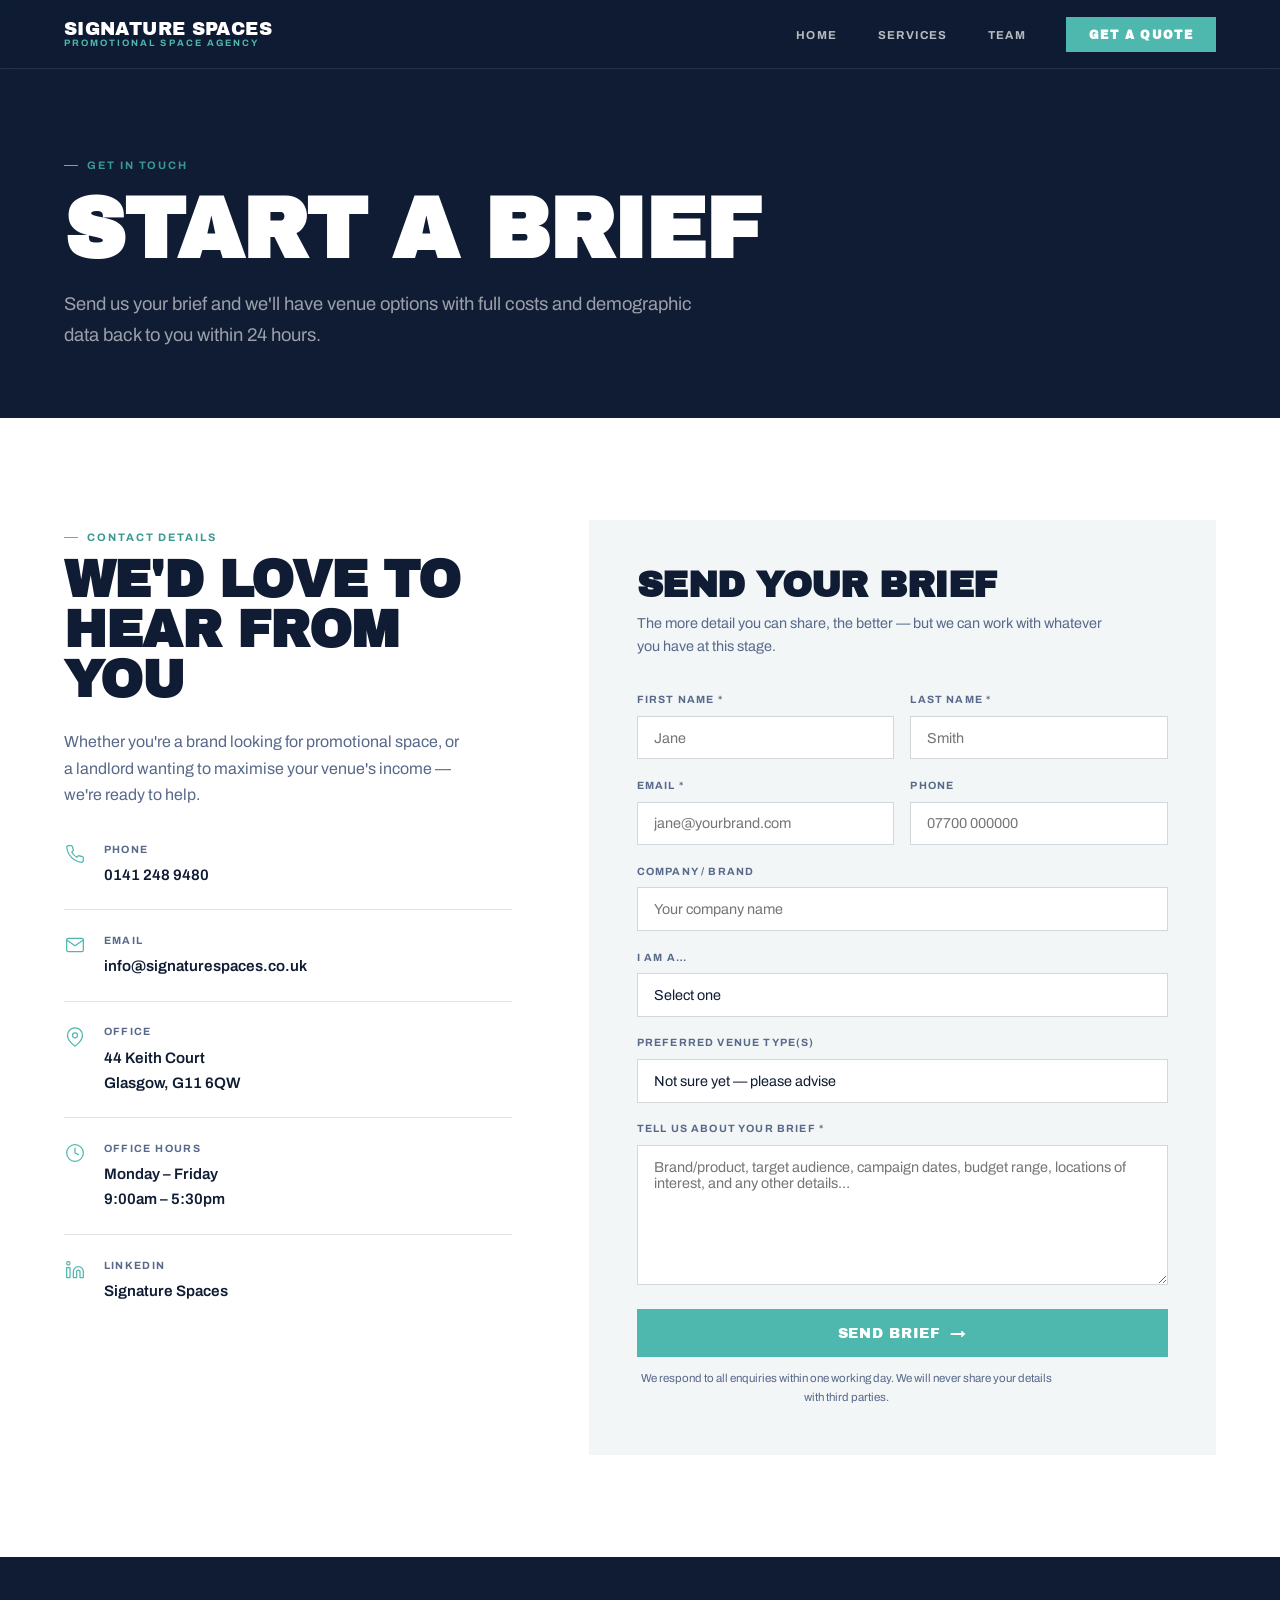
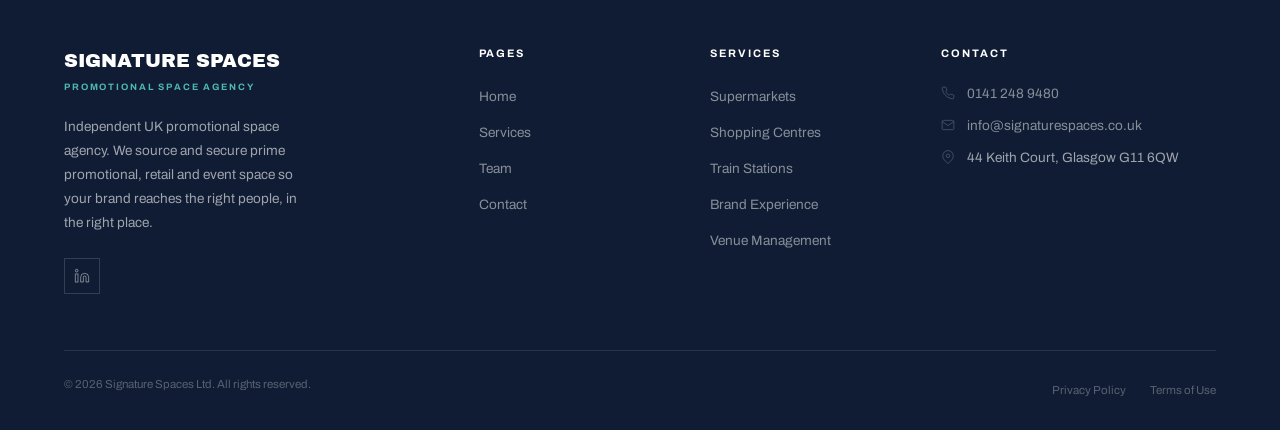
<file: contact.html>
<!DOCTYPE html>
<html lang="en">
<head>
  <meta charset="UTF-8" />
  <meta name="viewport" content="width=device-width, initial-scale=1.0" />
  <title>Contact — Signature Spaces</title>
  <meta name="description" content="Get in touch with Signature Spaces. Send us your brief and we'll have venue options back to you within 24 hours." />
  <link rel="preconnect" href="https://fonts.googleapis.com" />
  <link rel="preconnect" href="https://fonts.gstatic.com" crossorigin />
  <link href="https://fonts.googleapis.com/css2?family=Archivo+Black&family=Archivo:wght@400;500;600&family=Fraunces:ital,wght@1,300;1,400;1,500&display=swap" rel="stylesheet" />
  <link rel="stylesheet" href="assets/style.css" />
</head>
<body>

  <nav class="site-nav" id="site-nav">
    <div class="nav-inner">
      <a href="index.html" class="nav-logo">
        <span class="nav-logo-main">Signature Spaces</span>
        <span class="nav-logo-sub">Promotional Space Agency</span>
      </a>
      <ul class="nav-links">
        <li><a href="index.html">Home</a></li>
        <li><a href="services.html">Services</a></li>
        <li><a href="team.html">Team</a></li>
        <li><a href="contact.html" class="nav-cta-link">Get a Quote</a></li>
      </ul>
      <button class="nav-burger" id="nav-burger" aria-label="Open menu" aria-expanded="false">
        <span></span><span></span><span></span>
      </button>
    </div>
  </nav>
  <div class="nav-drawer" id="nav-drawer">
    <a href="index.html">Home</a>
    <a href="services.html">Services</a>
    <a href="team.html">Team</a>
    <a href="contact.html" class="drawer-cta">Get a Quote &rarr;</a>
  </div>
  <div class="nav-scrim" id="nav-scrim"></div>

  <div class="page-header">
    <div class="container">
      <span class="label">Get in Touch</span>
      <h1>Start a Brief</h1>
      <p>Send us your brief and we'll have venue options with full costs and demographic data back to you within 24 hours.</p>
    </div>
  </div>

  <section class="section">
    <div class="container">
      <div class="contact-grid sr">

        <!-- Details -->
        <div>
          <p class="label" style="margin-bottom:0.5rem">Contact Details</p>
          <h2 style="margin-bottom:1.5rem">We'd Love to Hear from You</h2>
          <p style="color:var(--ink-soft);max-width:44ch">Whether you're a brand looking for promotional space, or a landlord wanting to maximise your venue's income &mdash; we're ready to help.</p>

          <div class="contact-details-block" style="margin-top:2rem">
            <div class="contact-detail-row">
              <div class="detail-icon-box">
                <svg viewBox="0 0 24 24" fill="none" stroke="currentColor" stroke-width="1.5" stroke-linecap="round" stroke-linejoin="round"><path d="M22 16.92v3a2 2 0 01-2.18 2 19.79 19.79 0 01-8.63-3.07 19.5 19.5 0 01-5.99-5.99 19.79 19.79 0 01-3.07-8.67A2 2 0 014.11 2h3a2 2 0 012 1.72c.127.96.361 1.903.7 2.81a2 2 0 01-.45 2.11L8.09 9.91a16 16 0 006 6l1.27-1.27a2 2 0 012.11-.45c.907.339 1.85.573 2.81.7A2 2 0 0122 16.92z"/></svg>
              </div>
              <div>
                <p class="detail-label">Phone</p>
                <p class="detail-value"><a href="tel:01412489480">0141 248 9480</a></p>
              </div>
            </div>
            <div class="contact-detail-row">
              <div class="detail-icon-box">
                <svg viewBox="0 0 24 24" fill="none" stroke="currentColor" stroke-width="1.5" stroke-linecap="round" stroke-linejoin="round"><path d="M4 4h16c1.1 0 2 .9 2 2v12c0 1.1-.9 2-2 2H4c-1.1 0-2-.9-2-2V6c0-1.1.9-2 2-2z"/><polyline points="22,6 12,13 2,6"/></svg>
              </div>
              <div>
                <p class="detail-label">Email</p>
                <p class="detail-value"><a href="mailto:info@signaturespaces.co.uk">info@signaturespaces.co.uk</a></p>
              </div>
            </div>
            <div class="contact-detail-row">
              <div class="detail-icon-box">
                <svg viewBox="0 0 24 24" fill="none" stroke="currentColor" stroke-width="1.5" stroke-linecap="round" stroke-linejoin="round"><path d="M21 10c0 7-9 13-9 13S3 17 3 10a9 9 0 0118 0z"/><circle cx="12" cy="10" r="3"/></svg>
              </div>
              <div>
                <p class="detail-label">Office</p>
                <p class="detail-value">44 Keith Court<br/>Glasgow, G11 6QW</p>
              </div>
            </div>
            <div class="contact-detail-row">
              <div class="detail-icon-box">
                <svg viewBox="0 0 24 24" fill="none" stroke="currentColor" stroke-width="1.5" stroke-linecap="round" stroke-linejoin="round"><circle cx="12" cy="12" r="10"/><polyline points="12 6 12 12 16 14"/></svg>
              </div>
              <div>
                <p class="detail-label">Office Hours</p>
                <p class="detail-value">Monday &ndash; Friday<br/>9:00am &ndash; 5:30pm</p>
              </div>
            </div>
            <div class="contact-detail-row">
              <div class="detail-icon-box">
                <svg viewBox="0 0 24 24" fill="none" stroke="currentColor" stroke-width="1.5" stroke-linecap="round" stroke-linejoin="round"><path d="M16 8a6 6 0 016 6v7h-4v-7a2 2 0 00-2-2 2 2 0 00-2 2v7h-4v-7a6 6 0 016-6z"/><rect x="2" y="9" width="4" height="12"/><circle cx="4" cy="4" r="2"/></svg>
              </div>
              <div>
                <p class="detail-label">LinkedIn</p>
                <p class="detail-value"><a href="https://www.linkedin.com/company/signature-spaces/" target="_blank" rel="noopener">Signature Spaces</a></p>
              </div>
            </div>
          </div>
        </div>

        <!-- Form -->
        <div class="contact-form-wrap sr sr-delay-1">
          <h2 style="font-size:clamp(1.5rem,3vw,2.25rem)">Send Your Brief</h2>
          <p>The more detail you can share, the better &mdash; but we can work with whatever you have at this stage.</p>

          <form id="contact-form" novalidate>
            <div class="form-row">
              <div class="form-group">
                <label for="first-name">First Name *</label>
                <input type="text" id="first-name" name="first_name" required placeholder="Jane" />
              </div>
              <div class="form-group">
                <label for="last-name">Last Name *</label>
                <input type="text" id="last-name" name="last_name" required placeholder="Smith" />
              </div>
            </div>
            <div class="form-row">
              <div class="form-group">
                <label for="email">Email *</label>
                <input type="email" id="email" name="email" required placeholder="jane@yourbrand.com" />
              </div>
              <div class="form-group">
                <label for="phone">Phone</label>
                <input type="tel" id="phone" name="phone" placeholder="07700 000000" />
              </div>
            </div>
            <div class="form-group full">
              <label for="company">Company / Brand</label>
              <input type="text" id="company" name="company" placeholder="Your company name" />
            </div>
            <div class="form-group full">
              <label for="enquiry-type">I am a&hellip;</label>
              <select id="enquiry-type" name="enquiry_type">
                <option value="">Select one</option>
                <option value="brand">Brand seeking promotional space</option>
                <option value="landlord">Landlord / asset manager with space to fill</option>
                <option value="agency">Agency working on behalf of a client</option>
                <option value="other">Other</option>
              </select>
            </div>
            <div class="form-group full">
              <label for="venue-type">Preferred Venue Type(s)</label>
              <select id="venue-type" name="venue_type">
                <option value="">Not sure yet &mdash; please advise</option>
                <option value="supermarket">Supermarkets (Asda)</option>
                <option value="shopping-centre">Shopping Centres</option>
                <option value="train-station">Train Stations</option>
                <option value="airport">Airports / Travel Hubs</option>
                <option value="town-centre">Town &amp; City Centres</option>
                <option value="garden-centre">Garden Centres</option>
                <option value="brand-experience">Brand Experience / Experiential</option>
                <option value="venue-management">Venue Management (landlord)</option>
              </select>
            </div>
            <div class="form-group full">
              <label for="message">Tell Us About Your Brief *</label>
              <textarea id="message" name="message" required placeholder="Brand/product, target audience, campaign dates, budget range, locations of interest, and any other details&hellip;"></textarea>
            </div>
            <div class="form-submit">
              <button type="submit" class="btn btn-red btn" style="font-size:0.9rem">Send Brief <span class="arrow">&rarr;</span></button>
              <p class="form-note">We respond to all enquiries within one working day. We will never share your details with third parties.</p>
            </div>
          </form>

          <div class="form-success" id="form-success">
            <h3>Brief Received &mdash; Thank You.</h3>
            <p>We'll review your brief and have venue options with costs and demographic detail back to you within 24 hours.</p>
          </div>
        </div>

      </div>
    </div>
  </section>

  <script src="assets/footer.js"></script>
  <script src="assets/main.js"></script>
</body>
</html>
</file>
<file: assets/style.css>
/* ============================================================
   SIGNATURE SPACES — Design System
   Editorial / Industrial
   ============================================================ */

/* ---- Tokens ---- */
:root {
  --accent:     #4fb8ae;
  --accent-dk:  #3a9891;
  --ink:        #0f1c33;
  --ink-mid:    #1a2c4a;
  --ink-soft:   #58698a;
  --paper:      #f3f6f7;
  --paper-dk:   #e6edee;
  --white:      #ffffff;
  --hairline:   1px solid rgba(15,28,51,0.12);
  --hairline-lt: 1px solid rgba(255,255,255,0.14);
  --border:     2px solid var(--ink);
  --border-lt:  2px solid rgba(255,255,255,0.18);
  --shadow-sm:  0 1px 2px rgba(15,28,51,0.06);
  --shadow-md:  0 12px 28px -10px rgba(15,28,51,0.28);
  --shadow-lg:  0 24px 48px -16px rgba(15,28,51,0.32);
  --radius:     2px;
  --radius-sm:  1px;
  --trans:      0.18s cubic-bezier(0.4, 0, 0.2, 1);
  --trans-slow: 0.4s cubic-bezier(0.16, 1, 0.3, 1);
  --ff-display: 'Archivo Black', 'Arial Black', sans-serif;
  --ff-serif:   'Fraunces', Georgia, serif;
  --ff-body:    'Archivo', system-ui, sans-serif;
}

/* ---- Reset ---- */
*, *::before, *::after { box-sizing: border-box; margin: 0; padding: 0; }
html { scroll-behavior: smooth; }
@media (prefers-reduced-motion: reduce) {
  html { scroll-behavior: auto; }
}
body {
  font-family: var(--ff-body);
  font-size: 1rem;
  line-height: 1.65;
  color: var(--ink);
  background: var(--white);
  -webkit-font-smoothing: antialiased;
}
img { display: block; max-width: 100%; }
a { color: inherit; text-decoration: none; }
ul { list-style: none; }
button { cursor: pointer; background: none; border: none; font-family: inherit; }

/* ---- Typography ----
   Two registers, used deliberately: Archivo Black + uppercase for big
   declarative statements (h1/h2, nav, buttons, labels); Archivo (body)
   at heavier weight for anything meant to be read at speed (h3, card
   titles) so hierarchy comes from voice, not just size. */
h1, h2 { font-family: var(--ff-display); line-height: 0.98; text-transform: uppercase; letter-spacing: -0.015em; }
h3 { font-family: var(--ff-body); font-weight: 700; line-height: 1.22; letter-spacing: -0.01em; }
h4 { font-family: var(--ff-body); font-weight: 700; font-size: 0.8rem; letter-spacing: 0.1em; text-transform: uppercase; }
h1 { font-size: clamp(2.75rem, 6.6vw, 6.25rem); }
h2 { font-size: clamp(1.9rem, 4vw, 3.4rem); }
h3 { font-size: clamp(1.25rem, 2.2vw, 1.6rem); }

em, .serif { font-family: var(--ff-serif); font-style: italic; text-transform: none; font-weight: 400; letter-spacing: 0; }

.label {
  display: inline-flex;
  align-items: center;
  gap: 0.55rem;
  font-size: 0.68rem;
  font-weight: 700;
  letter-spacing: 0.18em;
  text-transform: uppercase;
  color: var(--accent-dk);
}
.label::before {
  content: '';
  width: 14px; height: 1px;
  background: var(--accent);
  flex-shrink: 0;
}
.label--lt { color: rgba(255,255,255,0.62); }
.label--lt::before { background: rgba(255,255,255,0.4); }
.label--center { justify-content: center; }

p { margin-bottom: 1em; max-width: 60ch; }
p:last-child { margin-bottom: 0; }

/* ---- Layout ---- */
.container { max-width: 1280px; margin: 0 auto; padding: 0 clamp(1.25rem, 5vw, 4rem); }
.section { padding: clamp(4rem, 8vw, 7rem) 0; }
.section--tight { padding: clamp(2.5rem, 5vw, 4rem) 0; }
.section--paper { background: var(--paper); }
.section--ink   { background: var(--ink); color: rgba(255,255,255,0.82); }
.section--ink h1, .section--ink h2, .section--ink h3 { color: var(--white); }

.section-head {
  display: flex; align-items: flex-end; justify-content: space-between;
  flex-wrap: wrap; gap: 1.5rem;
  margin-bottom: clamp(2.5rem, 5vw, 4rem);
}
.section-head h2 { margin-top: 0.6rem; }
.section-head .btn { flex-shrink: 0; }

.split { display: grid; grid-template-columns: 1fr 1fr; gap: clamp(2rem, 5vw, 5rem); align-items: center; }
.split--wide { grid-template-columns: 1.2fr 1fr; }
.split--flip  { direction: rtl; }
.split--flip > * { direction: ltr; }

/* ---- Buttons ----
   One consistent motion: a small lift plus a soft, colour-matched shadow.
   No hard offset shadows — the lift alone reads as intentional and quiet. */
.btn {
  display: inline-flex; align-items: center; gap: 0.6rem;
  padding: 0.85rem 1.9rem;
  font-family: var(--ff-display);
  font-size: 0.78rem;
  letter-spacing: 0.05em;
  text-transform: uppercase;
  border: 2px solid transparent;
  transition: transform var(--trans), box-shadow var(--trans), background-color var(--trans), border-color var(--trans), color var(--trans);
  white-space: nowrap;
}
.btn:active { transform: translateY(0); box-shadow: none; }

.btn-red   { background: var(--accent);  color: var(--white); border-color: var(--accent); }
.btn-red:hover { background: var(--accent-dk); border-color: var(--accent-dk); transform: translateY(-2px); box-shadow: 0 14px 28px -10px rgba(58,152,145,0.55); }

.btn-ink   { background: var(--ink);   color: var(--white); border-color: var(--ink); }
.btn-ink:hover { background: var(--ink-mid); border-color: var(--ink-mid); transform: translateY(-2px); box-shadow: var(--shadow-md); }

.btn-outline { background: transparent; color: var(--ink); border-color: rgba(15,28,51,0.22); }
.btn-outline:hover { border-color: var(--ink); transform: translateY(-2px); box-shadow: var(--shadow-sm); }

.btn-outline-lt { background: transparent; color: var(--white); border-color: rgba(255,255,255,0.35); }
.btn-outline-lt:hover { border-color: var(--white); background: rgba(255,255,255,0.06); transform: translateY(-2px); }

/* Arrow icon inside buttons */
.btn .arrow { font-size: 1.1em; transition: transform 0.2s ease; }
.btn:hover .arrow { transform: translateX(3px); }

/* ---- Image frames ---- */
.ph {
  background: var(--paper-dk);
  display: flex; align-items: center; justify-content: center;
  overflow: hidden;
  position: relative;
}
.ph img {
  width: 100%; height: 100%; object-fit: cover;
  transition: transform 0.6s cubic-bezier(0.22, 0.61, 0.36, 1);
}
.ph:hover img { transform: scale(1.035); }
@media (prefers-reduced-motion: reduce) {
  .ph img { transition: none; }
}

/* ============================================================
   NAV
   ============================================================ */
.site-nav {
  position: fixed; top: 0; left: 0; right: 0;
  z-index: 900;
  background: rgba(15,28,51,0.72);
  backdrop-filter: blur(10px);
  -webkit-backdrop-filter: blur(10px);
  border-bottom: 1px solid rgba(255,255,255,0.1);
  transition: background-color var(--trans-slow), border-color var(--trans-slow);
}
.site-nav.scrolled {
  background: rgba(15,28,51,0.97);
  border-bottom-color: rgba(255,255,255,0.08);
}

.nav-inner {
  max-width: 1280px; margin: 0 auto;
  padding: 0 clamp(1.25rem, 5vw, 4rem);
  height: 68px;
  display: flex; align-items: center; justify-content: space-between;
}

.nav-logo {
  display: flex; flex-direction: column; gap: 0; line-height: 1;
  flex-shrink: 0;
}
.nav-logo-main {
  font-family: var(--ff-display);
  font-size: 1.15rem;
  color: var(--white);
  text-transform: uppercase;
  letter-spacing: 0.02em;
}
.nav-logo-sub {
  font-size: 0.58rem;
  letter-spacing: 0.22em;
  text-transform: uppercase;
  color: var(--accent);
  font-weight: 700;
}

.nav-links {
  display: flex; align-items: center; gap: 2.5rem;
}
.nav-links a {
  font-size: 0.72rem;
  font-weight: 700;
  letter-spacing: 0.12em;
  text-transform: uppercase;
  color: rgba(255,255,255,0.7);
  transition: color var(--trans);
  position: relative;
}
.nav-links a::after {
  content: '';
  position: absolute;
  left: 0; right: 0; bottom: -4px;
  height: 2px;
  background: var(--accent);
  transform: scaleX(0);
  transform-origin: left;
  transition: transform var(--trans);
}
.nav-links a:hover,
.nav-links a.active { color: var(--white); }
.nav-links a:hover::after,
.nav-links a.active::after { transform: scaleX(1); }

.nav-cta-link {
  background: var(--accent) !important;
  color: var(--white) !important;
  padding: 0.6rem 1.3rem;
  border: 2px solid var(--accent);
  font-family: var(--ff-display);
  font-size: 0.7rem;
  letter-spacing: 0.08em;
  text-transform: uppercase;
  transition: background-color var(--trans), transform var(--trans), box-shadow var(--trans) !important;
}
.nav-cta-link::after { display: none !important; }
.nav-cta-link:hover { background: var(--accent-dk) !important; border-color: var(--accent-dk) !important; transform: translateY(-1px); box-shadow: 0 10px 20px -8px rgba(58,152,145,0.6) !important; }

.nav-burger { display: none; flex-direction: column; gap: 5px; padding: 6px; }
.nav-burger span { display: block; width: 22px; height: 2px; background: var(--white); transition: transform 0.25s ease, opacity 0.25s ease; }
.nav-burger.open span:nth-child(1) { transform: rotate(45deg) translate(5px, 5px); }
.nav-burger.open span:nth-child(2) { opacity: 0; }
.nav-burger.open span:nth-child(3) { transform: rotate(-45deg) translate(5px, -5px); }

/* Mobile drawer */
.nav-drawer {
  position: fixed; top: 0; right: 0; bottom: 0;
  width: min(340px, 100vw);
  background: var(--ink);
  transform: translateX(100%);
  transition: transform 0.4s cubic-bezier(0.16, 1, 0.3, 1);
  z-index: 899;
  display: flex; flex-direction: column;
  padding: 6.5rem 2.25rem 2.5rem;
  gap: 0;
  overflow-y: auto;
}
.nav-drawer.open { transform: translateX(0); }
.nav-drawer a {
  display: block;
  font-family: var(--ff-display);
  font-size: 1.5rem;
  text-transform: uppercase;
  color: rgba(255,255,255,0.72);
  border-bottom: 1px solid rgba(255,255,255,0.08);
  padding: 1.15rem 0;
  transition: color var(--trans), padding-left var(--trans), opacity 0.35s ease, transform 0.35s ease;
  opacity: 0;
  transform: translateX(12px);
}
.nav-drawer.open a { opacity: 1; transform: translateX(0); }
.nav-drawer.open a:nth-child(1) { transition-delay: 0.05s; }
.nav-drawer.open a:nth-child(2) { transition-delay: 0.09s; }
.nav-drawer.open a:nth-child(3) { transition-delay: 0.13s; }
.nav-drawer.open a:nth-child(4) { transition-delay: 0.17s; }
.nav-drawer a:hover, .nav-drawer a.active { color: var(--white); padding-left: 0.4rem; }
.nav-drawer .drawer-cta { color: var(--accent) !important; }

.nav-scrim {
  position: fixed; inset: 0;
  background: rgba(8,14,26,0.5);
  opacity: 0; visibility: hidden;
  transition: opacity var(--trans-slow);
  z-index: 898;
}
.nav-scrim.open { opacity: 1; visibility: visible; }

/* ============================================================
   HERO
   ============================================================ */
.hero {
  min-height: 92svh;
  background: var(--ink);
  display: flex; flex-direction: column; justify-content: flex-end;
  padding-top: 68px;
  position: relative;
  overflow: hidden;
}

.hero-bg {
  position: absolute; inset: 0;
  background-size: cover; background-position: center;
  transform: scale(1.04);
}
.hero-bg::after {
  content: '';
  position: absolute; inset: 0;
  background: linear-gradient(to top, rgba(8,14,26,0.94) 0%, rgba(8,14,26,0.55) 55%, rgba(8,14,26,0.32) 100%);
}

.hero-content {
  position: relative; z-index: 1;
  padding: clamp(3rem, 7vw, 5.5rem) 0 clamp(2.5rem, 5vw, 3.5rem);
}
.hero-content .container { display: grid; grid-template-columns: 1fr max-content; align-items: flex-end; gap: 3rem; }

.hero-title { color: var(--white); margin-bottom: 1.5rem; }
.hero-title em { color: var(--accent); }
.hero-sub { color: rgba(255,255,255,0.7); font-size: clamp(1.02rem, 1.6vw, 1.18rem); max-width: 48ch; margin-bottom: 2.25rem; line-height: 1.6; }
.hero-actions { display: flex; gap: 1rem; flex-wrap: wrap; }

.hero-stat-stack {
  display: flex; flex-direction: column; gap: 1.4rem;
  flex-shrink: 0;
  border-left: var(--hairline-lt);
  padding-left: 2rem;
}
.hero-stat { text-align: right; }
.hero-stat-num {
  display: block;
  font-family: var(--ff-display);
  font-size: clamp(2.25rem, 4.2vw, 3.4rem);
  color: var(--accent);
  line-height: 1;
}
.hero-stat-label {
  display: block;
  font-size: 0.66rem;
  font-weight: 700;
  letter-spacing: 0.13em;
  text-transform: uppercase;
  color: rgba(255,255,255,0.42);
  margin-top: 0.3rem;
}

/* ============================================================
   TICKER STRIP
   ============================================================ */
.ticker-wrap {
  background: var(--ink);
  border-top: 1px solid rgba(255,255,255,0.08);
  border-bottom: 1px solid rgba(255,255,255,0.08);
  overflow: hidden;
  padding: 0.9rem 0;
}
.ticker-track {
  display: flex;
  animation: ticker 38s linear infinite;
  white-space: nowrap;
  width: max-content;
}
.ticker-wrap:hover .ticker-track { animation-play-state: paused; }
.ticker-item {
  font-family: var(--ff-body);
  font-weight: 700;
  font-size: 0.76rem;
  letter-spacing: 0.14em;
  text-transform: uppercase;
  color: rgba(255,255,255,0.55);
  padding: 0 2.25rem;
  flex-shrink: 0;
  transition: color var(--trans);
}
.ticker-wrap:hover .ticker-item { color: rgba(255,255,255,0.85); }
.ticker-item::before {
  content: '';
  display: inline-block;
  width: 5px; height: 5px;
  margin-right: 2.25rem;
  background: var(--accent);
  border-radius: 50%;
  vertical-align: middle;
}
@keyframes ticker {
  from { transform: translateX(0); }
  to   { transform: translateX(-50%); }
}
@media (prefers-reduced-motion: reduce) {
  .ticker-track { animation: none; }
}

/* ============================================================
   INTRO / WHY US
   ============================================================ */
.intro-grid { display: grid; grid-template-columns: 0.95fr 1.05fr; gap: clamp(2.5rem, 5vw, 4.5rem); align-items: center; }
.intro-cell:first-child { padding-right: 0.5rem; }
.intro-cell .ph { aspect-ratio: 4 / 5; box-shadow: var(--shadow-lg); }

.big-quote {
  font-family: var(--ff-serif);
  font-style: italic;
  font-size: clamp(1.4rem, 2.6vw, 2rem);
  line-height: 1.35;
  color: var(--ink);
  border-left: 3px solid var(--accent);
  padding-left: 1.5rem;
  margin: 1.75rem 0;
}

/* ============================================================
   SERVICES OVERVIEW — editorial row list, not a feature-grid.
   Each service is a full-width row; the index number sits inline
   with the title instead of floating as an oversized ghost digit.
   ============================================================ */
.service-list { border-top: var(--hairline); }
.service-row {
  display: grid;
  grid-template-columns: 3.5rem 1fr auto;
  align-items: start;
  column-gap: 2rem;
  padding: 1.75rem 0;
  border-bottom: var(--hairline);
  transition: background-color var(--trans);
}
.service-row:hover { background-color: var(--paper); }
.service-row-num {
  font-family: var(--ff-body);
  font-weight: 700;
  font-size: 0.85rem;
  color: var(--accent-dk);
  padding-top: 0.3rem;
}
.service-row-body h3 { margin-bottom: 0.4rem; }
.service-row-body p { font-size: 0.9rem; color: var(--ink-soft); margin-bottom: 0; }
.service-row-arrow {
  align-self: center;
  width: 38px; height: 38px;
  border: 1px solid rgba(15,28,51,0.16);
  border-radius: 50%;
  display: flex; align-items: center; justify-content: center;
  color: var(--ink);
  font-size: 1rem;
  transition: background-color var(--trans), border-color var(--trans), color var(--trans), transform var(--trans);
}
.service-row:hover .service-row-arrow {
  background: var(--ink); border-color: var(--ink); color: var(--white);
  transform: translateX(3px);
}

/* ============================================================
   VENUE TYPES / LOCATIONS — asymmetric bento; one lead venue type
   gets more visual weight than the rest instead of four equal tiles.
   ============================================================ */
.venue-grid {
  display: grid;
  grid-template-columns: repeat(4, 1fr);
  grid-template-rows: repeat(2, minmax(160px, 1fr));
  gap: 1.25rem;
}
.venue-card {
  border: var(--hairline);
  display: flex; flex-direction: column;
  overflow: hidden;
  transition: box-shadow var(--trans-slow), border-color var(--trans);
}
.venue-card:hover { box-shadow: var(--shadow-md); border-color: rgba(15,28,51,0.08); }
.venue-card:first-child { grid-column: 1 / 3; grid-row: 1 / 3; }
.venue-card:nth-child(2) { grid-column: 3 / 5; grid-row: 1; }
.venue-card:nth-child(3) { grid-column: 3 / 4; grid-row: 2; }
.venue-card:nth-child(4) { grid-column: 4 / 5; grid-row: 2; }

.venue-card-img.ph { height: 42%; flex: 1; }
.venue-card:first-child .venue-card-img.ph { height: 58%; }
.venue-card-body { padding: 1.4rem; display: flex; flex-direction: column; gap: 0.4rem; }
.venue-card-body h3 { font-size: 1.05rem; }
.venue-card:first-child .venue-card-body h3 { font-size: clamp(1.2rem, 1.8vw, 1.4rem); }
.venue-card-body p { font-size: 0.82rem; color: var(--ink-soft); margin: 0; }

/* ============================================================
   HOW IT WORKS — a single connecting rule with numbered markers,
   read left to right as a real sequence rather than four cards.
   ============================================================ */
.process-steps {
  display: grid; grid-template-columns: repeat(4, 1fr);
  gap: clamp(2rem, 4vw, 3rem);
  position: relative;
  padding-top: 2.5rem;
}
.process-steps::before {
  content: '';
  position: absolute; top: 0.45rem; left: 0; right: 0;
  height: 1px;
  background: rgba(15,28,51,0.12);
}
.process-step { position: relative; padding-top: 1.5rem; }
.process-step::before {
  content: '';
  position: absolute; top: 0; left: 0;
  width: 9px; height: 9px;
  border-radius: 50%;
  background: var(--accent);
  box-shadow: 0 0 0 4px var(--white);
}
.process-num {
  font-family: var(--ff-body);
  font-weight: 700;
  font-size: 0.72rem;
  letter-spacing: 0.14em;
  text-transform: uppercase;
  color: var(--ink-soft);
  margin-bottom: 0.85rem;
  display: block;
}
.process-step h3 { font-size: 1.05rem; margin-bottom: 0.65rem; }
.process-step p { font-size: 0.87rem; color: var(--ink-soft); }

/* ============================================================
   PARTNERS STRIP
   ============================================================ */
.partners-strip {
  border-top: var(--hairline);
  padding: 2.75rem 0;
  background: var(--white);
}
.partners-inner { display: flex; align-items: center; gap: 3rem; flex-wrap: wrap; }
.partners-label { font-size: 0.68rem; font-weight: 700; letter-spacing: 0.16em; text-transform: uppercase; color: var(--ink-soft); flex-shrink: 0; }
.partners-logos { display: flex; align-items: center; gap: 2.75rem; flex-wrap: wrap; }
.partner-item {
  font-family: var(--ff-display);
  font-size: 1.05rem;
  text-transform: uppercase;
  color: rgba(15,28,51,0.35);
  letter-spacing: 0.03em;
  transition: color var(--trans);
}
.partner-item:hover { color: var(--ink); }
.partner-item.asda { color: #005B2D; opacity: 0.85; font-size: 1.3rem; }
.partner-item.asda:hover { opacity: 1; }

/* ============================================================
   STAT BAR
   ============================================================ */
.stat-bar { background: var(--ink); }
.stat-bar-inner { display: grid; grid-template-columns: repeat(4, 1fr); }
.stat-bar-item {
  padding: clamp(2rem, 4vw, 2.75rem) 2rem;
  border-right: 1px solid rgba(255,255,255,0.1);
  text-align: center;
}
.stat-bar-item:last-child { border-right: none; }
.stat-bar-num {
  display: block;
  font-family: var(--ff-display);
  font-size: clamp(2.25rem, 3.6vw, 3.25rem);
  color: var(--accent);
  line-height: 1;
}
.stat-bar-label {
  display: block;
  font-size: 0.66rem;
  font-weight: 700;
  letter-spacing: 0.14em;
  text-transform: uppercase;
  color: rgba(255,255,255,0.5);
  margin-top: 0.4rem;
}

/* ============================================================
   TESTIMONIALS
   ============================================================ */
.testimonial-grid { display: grid; grid-template-columns: repeat(3, 1fr); gap: clamp(2rem, 4vw, 3rem); }
.testimonial-card {
  padding-top: 1.75rem;
  border-top: 2px solid var(--ink);
  display: flex; flex-direction: column; gap: 1.5rem;
}
.testimonial-quote {
  font-family: var(--ff-serif);
  font-style: italic;
  font-size: 1.1rem;
  line-height: 1.55;
  flex: 1;
}
.testimonial-quote::before { content: '\201C'; font-size: 2rem; line-height: 0; vertical-align: -0.4em; color: var(--accent); margin-right: 0.2rem; }
.testimonial-cite { font-size: 0.72rem; font-weight: 700; letter-spacing: 0.1em; text-transform: uppercase; color: var(--ink-soft); }
.testimonial-cite strong { color: var(--ink); display: block; font-size: 0.9rem; letter-spacing: 0.01em; text-transform: none; margin-bottom: 0.2rem; }

/* ============================================================
   CTA BAND
   ============================================================ */
.cta-band {
  background: var(--ink);
  padding: clamp(3.5rem, 7vw, 6rem) 0;
}
.cta-band-inner { display: flex; align-items: center; justify-content: space-between; gap: 2rem; flex-wrap: wrap; }
.cta-band h2 { color: var(--white); }
.cta-band h2 em { color: var(--accent); }
.cta-band p { color: rgba(255,255,255,0.55); margin-top: 0.6rem; font-size: 1.05rem; }

/* ============================================================
   SERVICES PAGE
   ============================================================ */
.services-jump {
  background: var(--white);
  border-bottom: var(--hairline);
  position: sticky; top: 68px; z-index: 80;
}
.services-jump .container {
  display: flex; gap: 1.85rem;
  overflow-x: auto;
  padding-top: 1rem; padding-bottom: 1rem;
  scrollbar-width: none;
}
.services-jump .container::-webkit-scrollbar { display: none; }
.services-jump a {
  font-size: 0.74rem; font-weight: 700; letter-spacing: 0.03em;
  color: var(--ink-soft); white-space: nowrap; flex-shrink: 0;
  padding-bottom: 0.25rem;
  border-bottom: 2px solid transparent;
  transition: color var(--trans), border-color var(--trans);
}
.services-jump a:hover { color: var(--ink); border-color: var(--accent); }

.service-block { padding: clamp(3.5rem, 7vw, 6rem) 0; scroll-margin-top: 120px; }
.service-block-label { margin-bottom: 0.75rem; }
.service-block h2 { margin-bottom: 1.5rem; }
.service-block p { color: var(--ink-soft); margin-bottom: 1.25rem; max-width: 56ch; }
.service-block p:last-of-type { margin-bottom: 2rem; }

.service-features {
  display: flex; flex-direction: column;
  border-top: var(--hairline);
  margin-bottom: 2rem;
}
.service-feature {
  display: flex; align-items: baseline; gap: 1rem;
  padding: 0.8rem 0;
  border-bottom: var(--hairline);
  font-size: 0.88rem;
}
.service-feature::before { content: ''; width: 5px; height: 5px; border-radius: 50%; background: var(--accent); flex-shrink: 0; transform: translateY(-2px); }

.service-ph { height: clamp(260px, 38vw, 460px); box-shadow: var(--shadow-lg); }

/* ============================================================
   TEAM PAGE
   ============================================================ */
.team-grid { display: grid; grid-template-columns: repeat(2, 1fr); gap: clamp(1.5rem, 3vw, 2.5rem); }
.team-card {
  display: flex; gap: 0;
  border: var(--hairline);
  transition: box-shadow var(--trans-slow);
}
.team-card:hover { box-shadow: var(--shadow-md); }

.team-photo.ph { width: 40%; flex-shrink: 0; aspect-ratio: 3 / 4; height: auto; }
.team-body { padding: clamp(1.75rem, 3vw, 2.5rem); display: flex; flex-direction: column; gap: 1rem; flex: 1; }
.team-name { font-family: var(--ff-display); text-transform: uppercase; font-size: clamp(1.4rem, 2.6vw, 1.9rem); line-height: 1.05; }
.team-role { font-size: 0.72rem; font-weight: 700; letter-spacing: 0.14em; text-transform: uppercase; color: var(--accent-dk); }
.team-bio { font-size: 0.89rem; color: var(--ink-soft); line-height: 1.7; }

/* Values / why section (team page) */
.values-list { display: grid; grid-template-columns: repeat(3, 1fr); gap: clamp(2rem, 4vw, 3rem); }
.value-item { border-top: 2px solid var(--ink); padding-top: 1.5rem; }
.value-item h3 { font-size: 1.02rem; margin-bottom: 0.65rem; }
.value-item p { font-size: 0.87rem; color: var(--ink-soft); margin: 0; }

/* ============================================================
   CONTACT PAGE
   ============================================================ */
.contact-grid { display: grid; grid-template-columns: 1fr 1.4fr; gap: clamp(3rem, 6vw, 6rem); align-items: start; }

.contact-details-block { display: flex; flex-direction: column; gap: 0; }
.contact-detail-row {
  display: flex; align-items: flex-start; gap: 1.1rem;
  padding: 1.35rem 0;
  border-bottom: var(--hairline);
}
.contact-detail-row:first-child { padding-top: 0; }
.contact-detail-row:last-child { border-bottom: none; }
.detail-icon-box {
  width: 22px; height: 22px; flex-shrink: 0;
  display: flex; align-items: center; justify-content: center;
  color: var(--accent);
  margin-top: 0.15rem;
}
.detail-icon-box svg { width: 20px; height: 20px; stroke: currentColor; }
.detail-label { font-size: 0.66rem; font-weight: 700; letter-spacing: 0.13em; text-transform: uppercase; color: var(--ink-soft); margin-bottom: 0.3rem; }
.detail-value { font-size: 0.95rem; font-weight: 600; color: var(--ink); }
.detail-value a { transition: color var(--trans); }
.detail-value a:hover { color: var(--accent-dk); }

/* Form */
.contact-form-wrap {
  background: var(--paper);
  padding: clamp(2rem, 4vw, 3rem);
}
.contact-form-wrap h2 { margin-bottom: 0.5rem; }
.contact-form-wrap > p { color: var(--ink-soft); margin-bottom: 2rem; font-size: 0.9rem; }

.form-row { display: grid; grid-template-columns: 1fr 1fr; gap: 1rem; }
.form-group { display: flex; flex-direction: column; gap: 0.45rem; margin-bottom: 1.1rem; }
.form-group.full { grid-column: span 2; }

label { font-size: 0.66rem; font-weight: 700; letter-spacing: 0.11em; text-transform: uppercase; color: var(--ink-soft); }
input, select, textarea {
  width: 100%;
  padding: 0.8rem 1rem;
  font-family: var(--ff-body);
  font-size: 0.9rem;
  color: var(--ink);
  background: var(--white);
  border: 1px solid rgba(15,28,51,0.18);
  outline: none;
  transition: border-color var(--trans), box-shadow var(--trans);
  -webkit-appearance: none;
}
input:focus, select:focus, textarea:focus {
  border-color: var(--accent);
  box-shadow: 0 0 0 3px rgba(79,184,174,0.18);
}
textarea { resize: vertical; min-height: 140px; }
select { cursor: pointer; }
.form-submit { margin-top: 1.5rem; }
.form-submit .btn { width: 100%; justify-content: center; }
.form-note { font-size: 0.72rem; color: var(--ink-soft); margin-top: 0.75rem; text-align: center; }

.form-success { display: none; text-align: center; padding: 3rem 1rem; }
.form-success.show { display: block; }
.form-success h3 { margin-bottom: 0.75rem; }
.form-success p { color: var(--ink-soft); }

/* ============================================================
   FOOTER (injected by footer.js)
   ============================================================ */
.site-footer {
  background: var(--ink);
  padding: clamp(3.5rem, 7vw, 5.5rem) 0 0;
  color: rgba(255,255,255,0.6);
}
.footer-grid { display: grid; grid-template-columns: 2fr 1fr 1fr 1.5fr; gap: 3rem; padding-bottom: 3.5rem; border-bottom: 1px solid rgba(255,255,255,0.1); }

.footer-logo-main { font-family: var(--ff-display); font-size: 1.2rem; color: var(--white); text-transform: uppercase; display: block; margin-bottom: 0.2rem; }
.footer-logo-sub  { font-size: 0.58rem; letter-spacing: 0.2em; text-transform: uppercase; color: var(--accent); font-weight: 700; display: block; margin-bottom: 1.25rem; }
.footer-brand p { font-size: 0.85rem; line-height: 1.75; max-width: 30ch; margin-bottom: 1.5rem; }

.footer-social { display: flex; gap: 0.75rem; }
.footer-social a {
  width: 36px; height: 36px;
  border: 1px solid rgba(255,255,255,0.15);
  display: flex; align-items: center; justify-content: center;
  color: rgba(255,255,255,0.45);
  transition: border-color var(--trans), color var(--trans), background var(--trans);
}
.footer-social a:hover { border-color: var(--accent); color: var(--white); background: var(--accent); }
.footer-social svg { width: 16px; height: 16px; }

.footer-col h4 { font-size: 0.68rem; font-weight: 700; letter-spacing: 0.18em; text-transform: uppercase; color: var(--white); margin-bottom: 1.25rem; }
.footer-col ul li { margin-bottom: 0.6rem; }
.footer-col ul a { font-size: 0.85rem; color: rgba(255,255,255,0.5); transition: color var(--trans); }
.footer-col ul a:hover { color: var(--white); }

.footer-contact-list li { display: flex; align-items: flex-start; gap: 0.75rem; margin-bottom: 0.85rem; font-size: 0.85rem; }
.footer-contact-list svg { width: 14px; height: 14px; flex-shrink: 0; margin-top: 3px; opacity: 0.4; }
.footer-contact-list a { color: rgba(255,255,255,0.5); transition: color var(--trans); }
.footer-contact-list a:hover { color: var(--accent); }

.footer-bottom { display: flex; align-items: center; justify-content: space-between; padding: 1.5rem 0; font-size: 0.72rem; color: rgba(255,255,255,0.3); }
.footer-legal { display: flex; gap: 1.5rem; }
.footer-legal a { transition: color var(--trans); }
.footer-legal a:hover { color: rgba(255,255,255,0.6); }

/* ============================================================
   PAGE HEADER (inner pages)
   ============================================================ */
.page-header {
  padding: 148px 0 68px;
  background: var(--ink);
}
.page-header .label { margin-bottom: 0.9rem; }
.page-header h1 { color: var(--white); }
.page-header p { color: rgba(255,255,255,0.58); font-size: clamp(1rem, 1.6vw, 1.15rem); max-width: 58ch; margin-top: 1.1rem; }

/* ============================================================
   SCROLL REVEAL
   Elements are visible by default. main.js adds .sr-armed only when
   JS + IntersectionObserver + motion preference allow it, then reveals
   with .visible — so content is never stuck invisible.
   ============================================================ */
.sr.sr-armed {
  opacity: 0;
  transform: translateY(16px);
  transition: opacity 0.45s ease, transform 0.45s ease;
}
.sr.sr-armed.sr-delay-1 { transition-delay: 0.06s; }
.sr.sr-armed.sr-delay-2 { transition-delay: 0.12s; }
.sr.sr-armed.sr-delay-3 { transition-delay: 0.18s; }
.sr.sr-armed.sr-delay-4 { transition-delay: 0.24s; }
.sr.visible { opacity: 1; transform: none; }

/* ============================================================
   RESPONSIVE
   ============================================================ */
@media (max-width: 1100px) {
  .venue-grid { grid-template-columns: repeat(2, 1fr); grid-template-rows: none; }
  .venue-card:first-child { grid-column: 1 / 3; grid-row: auto; }
  .venue-card:nth-child(2) { grid-column: 1 / 2; grid-row: auto; }
  .venue-card:nth-child(3) { grid-column: 2 / 3; grid-row: auto; }
  .venue-card:nth-child(4) { grid-column: 1 / 3; grid-row: auto; }
  .venue-card-img.ph, .venue-card:first-child .venue-card-img.ph { height: 200px; }
  .footer-grid { grid-template-columns: 1fr 1fr; gap: 2rem; }
  .contact-grid { grid-template-columns: 1fr; }
}

@media (max-width: 900px) {
  .split, .split--wide { grid-template-columns: 1fr; }
  .split--flip { direction: ltr; }
  .hero-content .container { grid-template-columns: 1fr; }
  .hero-stat-stack { flex-direction: row; border-left: none; border-top: var(--hairline-lt); padding-left: 0; padding-top: 1.5rem; gap: 1.75rem; }
  .hero-stat { text-align: left; }
  .process-steps { grid-template-columns: 1fr 1fr; row-gap: 2.5rem; }
  .process-steps::before { display: none; }
  .testimonial-grid { grid-template-columns: 1fr; gap: 2rem; }
  .stat-bar-inner { grid-template-columns: repeat(2, 1fr); }
  .stat-bar-item:nth-child(2) { border-right: none; }
  .stat-bar-item:nth-child(1), .stat-bar-item:nth-child(2) { border-bottom: 1px solid rgba(255,255,255,0.1); }
  .intro-grid { grid-template-columns: 1fr; }
  .intro-cell:first-child { order: 2; padding-right: 0; padding-top: 0.5rem; }
  .intro-cell:last-child { order: 1; }
  .intro-cell .ph { aspect-ratio: 16 / 10; }
  .team-grid { grid-template-columns: 1fr; }
  .values-list { grid-template-columns: 1fr; gap: 2rem; }
}

@media (max-width: 720px) {
  .nav-links { display: none; }
  .nav-burger { display: flex; }
  .service-row { grid-template-columns: 2.25rem 1fr; row-gap: 0.75rem; }
  .service-row-arrow { display: none; }
  .venue-grid { grid-template-columns: 1fr; grid-template-rows: none; }
  .venue-card:first-child,
  .venue-card:nth-child(2),
  .venue-card:nth-child(3),
  .venue-card:nth-child(4) { grid-column: 1 / 2; grid-row: auto; }
  .venue-card:first-child .venue-card-img.ph { height: 220px; }
  .process-steps { grid-template-columns: 1fr; row-gap: 2rem; }
  .stat-bar-inner { grid-template-columns: 1fr 1fr; }
  .footer-grid { grid-template-columns: 1fr; }
  .footer-bottom { flex-direction: column; gap: 0.75rem; text-align: center; }
  .cta-band-inner { flex-direction: column; align-items: flex-start; }
  .form-row { grid-template-columns: 1fr; }
  .form-group.full { grid-column: span 1; }
  .hero-actions { flex-direction: column; align-items: stretch; }
  .team-card { flex-direction: column; }
  .team-photo.ph { width: 100%; height: 260px; aspect-ratio: auto; }
}
</file>
